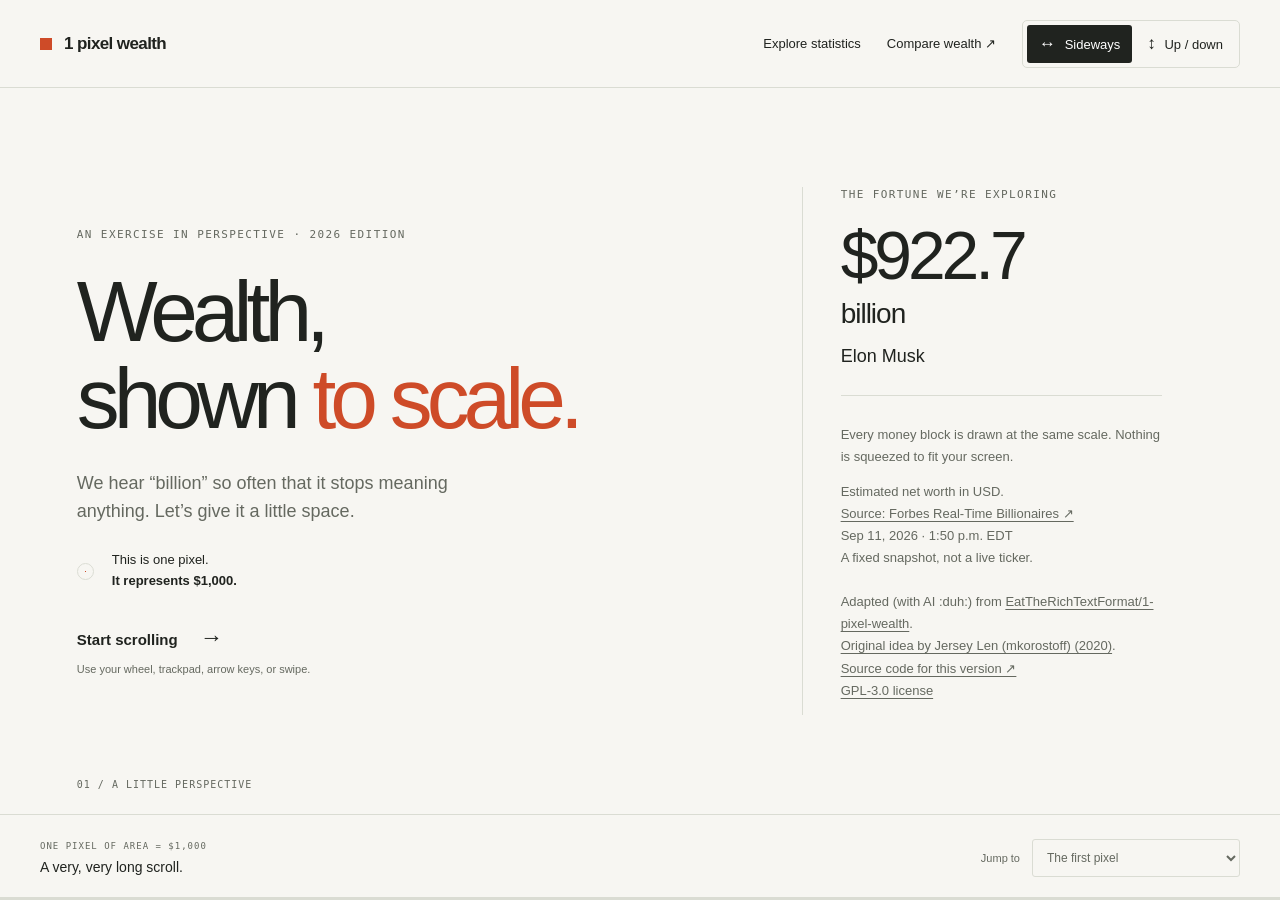
<file: index.html>
<!doctype html>
<html lang="en">
  <head>
    <meta charset="utf-8" />
    <meta name="viewport" content="width=device-width, initial-scale=1" />
    <title>Wealth, shown to scale — 1 pixel wealth</title>
    <meta
      name="description"
      content="One pixel is $1,000. Scroll through Elon Musk’s $922.7 billion fortune and compare Jeff Bezos and other billionaires. Forbes estimates, September 11, 2026."
    />
    <meta property="og:title" content="Wealth, shown to scale" />
    <meta
      property="og:description"
      content="One pixel. One thousand dollars. A very, very long scroll. Compare billionaire wealth at its actual scale."
    />
    <link rel="stylesheet" href="wealth.css" />
    <script defer src="wealth-data.js"></script>
    <script defer src="wealth-context.js"></script>
    <script defer src="wealth.js"></script>
  </head>
  <body data-axis="horizontal">
    <header class="masthead">
      <a class="wordmark" href="./" aria-label="1 pixel wealth, home"
        ><span class="brand-pixel" aria-hidden="true"></span>1 pixel wealth</a
      >
      <div class="tools">
        <button id="statistics-open" type="button">Explore statistics</button>
        <button id="compare-open" type="button">
          Compare wealth <span aria-hidden="true">↗</span>
        </button>
        <div class="axis-control" role="group" aria-label="Scroll direction">
          <button type="button" data-axis="horizontal" aria-pressed="true">
            <span aria-hidden="true">↔</span> <span>Sideways</span>
          </button>
          <button type="button" data-axis="vertical" aria-pressed="false">
            <span aria-hidden="true">↕</span> <span>Up / down</span>
          </button>
        </div>
      </div>
    </header>

    <main
      id="journey"
      tabindex="0"
      aria-label="Wealth shown to scale. Scroll to explore."
    >
      <div id="track">
        <section class="panel hero" id="intro">
          <div class="hero-copy">
            <p class="eyebrow">An exercise in perspective · 2026 edition</p>
            <h1>Wealth,<br />shown <em>to scale.</em></h1>
            <p class="lead">
              We hear “billion” so often that it stops meaning anything. Let’s
              give it a little space.
            </p>
            <div class="pixel-key">
              <span class="actual-pixel" aria-hidden="true"></span
              ><span
                >This is one pixel. <strong>It represents $1,000.</strong></span
              >
            </div>
            <button class="text-button" data-go="scale">
              Start scrolling
              <span class="direction-arrow" aria-hidden="true">→</span>
            </button>
            <p class="scroll-help">
              Use your wheel, trackpad, arrow keys, or swipe.
            </p>
          </div>
          <div class="hero-note">
            <p class="eyebrow">The fortune we’re exploring</p>
            <p class="hero-amount" data-person-amount>
              $922.7<span>billion</span>
            </p>
            <p class="hero-person" data-person-name>Elon Musk</p>
            <div class="hairline"></div>
            <p>
              Every money block is drawn at the same scale. Nothing is squeezed
              to fit your screen.
            </p>
            <p class="source-note">
              Estimated net worth in USD.<br /><a
                href="https://www.forbes.com/real-time-billionaires/"
                target="_blank"
                rel="noopener noreferrer"
                >Source: Forbes Real-Time Billionaires ↗</a
              ><br /><time datetime="2026-09-11T13:50:00-04:00"
                >Sep 11, 2026 · 1:50 p.m. EDT</time
              ><br />A fixed snapshot, not a live ticker.
              <br /><br />Adapted (with AI :duh:) from
              <a
                href="https://github.com/EatTheRichTextFormat/1-pixel-wealth"
                target="_blank"
                rel="noopener noreferrer"
                >EatTheRichTextFormat/1-pixel-wealth</a
              >.<br />
              <a
                href="https://github.com/mkorostoff"
                target="_blank"
                rel="noopener noreferrer"
                >Original idea by Jersey Len (mkorostoff) (2020)</a
              >.<br />
              <a
                href="https://github.com/consti/1-pixel-wealth"
                target="_blank"
                rel="noopener noreferrer"
                >Source code for this version ↗</a
              ><br />
              <a href="LICENSE.txt">GPL-3.0 license</a>
            </p>
          </div>
          <span class="panel-number" aria-hidden="true"
            >01 / A little perspective</span
          >
        </section>

        <section class="panel scale-panel" id="scale">
          <p class="eyebrow">Start with something familiar</p>
          <h2>A thousand.<br />A hundred thousand.<br />A million.</h2>
          <div class="small-examples">
            <figure>
              <div class="sample-space">
                <span class="sample" style="width: 1px; height: 1px"></span>
              </div>
              <figcaption>$1,000<span>1 pixel</span></figcaption>
            </figure>
            <figure>
              <div class="sample-space">
                <span class="sample" style="width: 10px; height: 10px"></span>
              </div>
              <figcaption>$100,000<span>100 pixels</span></figcaption>
            </figure>
            <figure>
              <div class="sample-space">
                <span
                  class="sample"
                  style="width: 31.6227766px; height: 31.6227766px"
                ></span>
              </div>
              <figcaption>$1 million<span>1,000 pixels</span></figcaption>
            </figure>
          </div>
          <p class="body-copy">
            These are amounts of money, not income estimates. The million-dollar
            square is only about 32 pixels wide.
          </p>
          <button class="text-button" data-go="billion">
            Now, a billion
            <span class="direction-arrow" aria-hidden="true">→</span>
          </button>
          <span class="panel-number" aria-hidden="true"
            >02 / Same pixels. More money.</span
          >
        </section>

        <section
          id="billion"
          class="money-section benchmark"
          aria-label="One billion dollars, one million square pixels"
        >
          <div class="money-surface">
            <div class="money-label">
              <p class="eyebrow">1,000 × one million</p>
              <h2>$1 billion.</h2>
              <p>One million pixels.<br />A thousand million-dollar squares.</p>
            </div>
          </div>
        </section>

        <section class="panel bridge" id="perspective">
          <p class="eyebrow">And that was just one billion</p>
          <h2>
            Now imagine<br /><span data-billion-multiple>922.7</span> of those.
          </h2>
          <p class="body-copy">
            That’s <span data-person-possessive>Elon Musk’s</span> estimated net
            worth. The next block shows every dollar, at exactly the same scale.
          </p>
          <p class="body-copy">
            Keep scrolling. Along the way, you’ll pass other people’s entire
            fortunes, everyday costs, and what a fraction of this wealth could
            mean.
          </p>
          <button class="text-button" data-go="fortune">
            Enter the fortune
            <span class="direction-arrow" aria-hidden="true">→</span>
          </button>
          <span class="panel-number" aria-hidden="true"
            >03 / This might take a while.</span
          >
        </section>

        <section
          id="fortune"
          class="money-section fortune"
          aria-label="Selected billionaire’s wealth, drawn to scale"
        >
          <div class="money-surface">
            <div class="fortune-caption">
              <span data-person-name>Elon Musk</span>
              <span data-person-short>$922.7 billion</span>
            </div>
            <div class="ruler-key" id="ruler-key"></div>
            <div id="milestones"></div>
          </div>
        </section>

        <section class="panel ending" id="end">
          <p class="eyebrow">You made it to the other edge</p>
          <h2>
            One person.<br /><span data-person-short>$922.7 billion</span>.
          </h2>
          <p class="body-copy">
            The numbers are easy to say. The distance between them is harder to
            take in.
          </p>
          <button class="text-button" id="compare-end">
            Explore another fortune ↗
          </button>
          <p class="source-note">
            All fortunes use the same
            <a
              href="https://www.forbes.com/real-time-billionaires/"
              target="_blank"
              rel="noopener noreferrer"
              >Forbes snapshot</a
            >, September 11, 2026, 1:50 p.m. EDT. Net worth includes assets such
            as company shares; it is not cash in a bank account. Estimates
            change with markets and valuations.
          </p>
          <p class="source-note">
            One CSS pixel of area = $1,000. Blocks change shape to fit the
            scroll direction; their areas stay the same. Fractional pixels are
            rounded by your browser. Context statistics keep their stated source
            years, without inflation adjustment. Rings show percentages and dots
            show people; neither uses the dollar-per-pixel scale.
          </p>
          <p class="credits">
            Adapted (with AI :duh:) from
            <a
              href="https://github.com/EatTheRichTextFormat/1-pixel-wealth"
              target="_blank"
              rel="noopener noreferrer"
              >EatTheRichTextFormat/1-pixel-wealth</a
            >.<br />
            <a
              href="https://github.com/mkorostoff"
              target="_blank"
              rel="noopener noreferrer"
              >Original idea by Jersey Len (mkorostoff) (2020)</a
            >.<br />
            <a
              href="https://github.com/consti/1-pixel-wealth"
              target="_blank"
              rel="noopener noreferrer"
              >Source code for this version ↗</a
            ><br />
            <a href="LICENSE.txt">GPL-3.0 license</a>
          </p>
          <button class="text-button" data-go="intro">
            Back to the first pixel ↶
          </button>
        </section>
      </div>
    </main>

    <footer class="navigation">
      <div class="position-readout">
        <span class="eyebrow" id="position-label"
          >One pixel of area = $1,000</span
        ><strong id="position-value">A very, very long scroll.</strong>
      </div>
      <div class="jump-control">
        <label for="jump">Jump to</label
        ><select id="jump">
          <option value="intro">The first pixel</option>
          <option value="scale">A million</option>
          <option value="billion">A billion</option>
          <option value="fortune">The fortune begins</option>
          <option value="end">The other edge</option>
        </select>
      </div>
      <div
        class="progress-track"
        role="progressbar"
        aria-label="Selected fortune explored"
        aria-valuemin="0"
        aria-valuemax="100"
        aria-valuenow="0"
      >
        <div id="progress-fill"></div>
      </div>
    </footer>

    <dialog id="comparison" aria-labelledby="comparison-title">
      <div class="dialog-top">
        <p class="eyebrow">Same source. Same scale.</p>
        <button id="compare-close" aria-label="Close comparison">✕</button>
      </div>
      <h2 id="comparison-title">Even billions<br />aren’t all equal.</h2>
      <p>
        Choose a fortune to scroll through. Bars below are a
        <strong>compressed overview</strong>; the journey uses the full pixel
        scale.
      </p>
      <form id="personal-wealth-form" novalidate>
        <label for="personal-wealth-input"
          >Where do you fit? Your net worth in USD</label
        >
        <p id="personal-wealth-help">
          What you own minus what you owe. Your entry stays in this tab and
          disappears when you reload.
        </p>
        <div class="personal-input-row">
          <input
            id="personal-wealth-input"
            maxlength="32"
            type="text"
            inputmode="decimal"
            autocomplete="off"
            spellcheck="false"
            placeholder="e.g. 100,000"
            aria-describedby="personal-wealth-help personal-wealth-error"
          />
          <button type="submit" disabled>Compare mine</button>
        </div>
        <p id="personal-wealth-error" role="alert"></p>
      </form>
      <section
        id="personal-wealth-result"
        hidden
        aria-label="Your wealth comparison"
      >
        <p id="personal-wealth-summary" role="status"></p>
        <div class="personal-actions">
          <button id="personal-wealth-explore" type="button">
            See yours to scale <span aria-hidden="true">→</span>
          </button>
          <button id="personal-wealth-clear" type="button">
            Clear my amount
          </button>
        </div>
      </section>
      <div id="comparison-list"></div>
      <p class="source-note">
        <a
          href="https://www.forbes.com/real-time-billionaires/"
          target="_blank"
          rel="noopener noreferrer"
          >Forbes Real-Time Billionaires ↗</a
        >
        · Sep 11, 2026, 1:50 p.m. EDT. Percentages are relative to Elon Musk.
      </p>
    </dialog>
    <noscript
      ><aside class="noscript-note">
        Enable JavaScript to explore the pixel scale and switch direction. The
        verified September 11, 2026 Forbes snapshot: Elon Musk $922.7B; Larry
        Page $279.8B; Michael Dell $274.2B; Jeff Bezos $273.2B; Sergey Brin
        $257.5B; Mark Zuckerberg $223.3B; Larry Ellison $197.9B; Jensen Huang
        $189.9B.
        <a href="https://www.forbes.com/real-time-billionaires/">Source</a>.
      </aside></noscript
    >
  </body>
</html>
</file>
<file: wealth.css>
:root {
  --paper: #f7f6f2;
  --ink: #20231f;
  --muted: #656960;
  --line: #dadcd3;
  --accent: #ce4b28;
  --green: #dce8bc;
  --header: 88px;
  --footer: 86px;
  --thickness: 500px;
  --fortune-length: 1845400px;
  --billion-length: 2000px;
  font-family: Arial, Helvetica, sans-serif;
  color: var(--ink);
  background: var(--paper);
  font-synthesis: none;
}
* {
  box-sizing: border-box;
}
body {
  margin: 0;
}
button,
select {
  font: inherit;
  color: inherit;
}
button,
a,
select {
  -webkit-tap-highlight-color: transparent;
}
button {
  cursor: pointer;
}
a {
  color: inherit;
  text-underline-offset: 3px;
}
button:focus-visible,
a:focus-visible,
select:focus-visible,
main:focus-visible {
  outline: 2px solid var(--accent);
  outline-offset: 5px;
}
button {
  border: 0;
  background: none;
}
button:hover {
  color: var(--accent);
}
.masthead {
  height: var(--header);
  position: fixed;
  inset: 0 0 auto;
  display: flex;
  align-items: center;
  justify-content: space-between;
  padding: 0 40px;
  background: var(--paper);
  border-bottom: 1px solid var(--line);
  z-index: 5;
}
.wordmark {
  font-size: 17px;
  font-weight: 700;
  letter-spacing: -0.6px;
  text-decoration: none;
  display: flex;
  gap: 12px;
  align-items: center;
}
.brand-pixel {
  width: 12px;
  height: 12px;
  background: var(--accent);
}
.tools {
  display: flex;
  align-items: center;
  gap: 26px;
  font-size: 13px;
}
.tools > button {
  padding: 12px 0;
}
.axis-control {
  display: flex;
  padding: 4px;
  border: 1px solid var(--line);
  border-radius: 5px;
  gap: 3px;
}
.axis-control button {
  padding: 9px 12px;
  border-radius: 3px;
}
.axis-control button[aria-pressed="true"] {
  background: var(--ink);
  color: white;
}
.axis-control button span:first-child {
  font-size: 17px;
  margin-right: 5px;
}
#journey {
  position: fixed;
  inset: var(--header) 0 var(--footer);
  overflow-x: auto;
  overflow-y: hidden;
  overscroll-behavior: none;
  scrollbar-width: thin;
  scrollbar-color: #a8ada0 var(--paper);
}
#track {
  display: flex;
  width: max-content;
  height: 100%;
  align-items: center;
}
.panel {
  width: 100vw;
  height: 100%;
  padding: clamp(28px, 5vh, 64px) clamp(28px, 6vw, 96px);
  flex-shrink: 0;
  display: flex;
  flex-direction: column;
  justify-content: center;
  position: relative;
}
.hero {
  display: grid;
  grid-template-columns: 1.55fr 1fr;
  align-items: center;
  gap: 8vw;
}
.eyebrow {
  font-family: monospace;
  font-size: 11px;
  font-weight: 400;
  line-height: 1.5;
  letter-spacing: 1.4px;
  text-transform: uppercase;
  margin: 0 0 24px;
  color: var(--muted);
}
h1 {
  font-size: clamp(54px, 6.7vw, 104px);
  letter-spacing: -0.07em;
  font-weight: 500;
  line-height: 1.02;
  margin: 0 0 26px;
}
h1 em {
  font-style: normal;
  color: var(--accent);
}
.lead {
  font-size: 18px;
  line-height: 1.6;
  max-width: 420px;
  color: var(--muted);
  margin: 0 0 24px;
}
.pixel-key {
  display: flex;
  gap: 18px;
  align-items: center;
  font-size: 13px;
  line-height: 1.6;
  margin: 20px 0 32px;
}
.pixel-key strong {
  display: block;
}
.actual-pixel {
  display: block;
  width: 1px;
  height: 1px;
  background: var(--accent);
  flex-shrink: 0;
  position: relative;
  margin: 0 8px;
}
.actual-pixel:after {
  content: "";
  position: absolute;
  inset: -8px;
  border: 1px solid var(--line);
  border-radius: 50%;
}
.text-button {
  font-size: 15px;
  text-align: left;
  padding: 0;
  align-self: flex-start;
  font-weight: bold;
}
.text-button span {
  margin-left: 18px;
  font-size: 23px;
}
.scroll-help {
  font-size: 11px;
  color: var(--muted);
  margin: 12px 0 0;
}
.hero-note {
  max-width: 360px;
  border-left: 1px solid var(--line);
  padding-left: 38px;
}
.hero-note .eyebrow {
  margin-bottom: 18px;
}
.hero-amount {
  font-size: clamp(46px, 5.3vw, 80px);
  letter-spacing: -0.06em;
  margin: 0;
  line-height: 1;
}
.hero-amount span {
  display: block;
  font-size: 28px;
  letter-spacing: -1px;
  margin: 10px 0 18px;
}
.hero-person {
  font-size: 18px;
  margin: 0;
}
.hairline {
  height: 1px;
  background: var(--line);
  margin: 28px 0;
}
.hero-note > p:not(.eyebrow, .hero-amount, .hero-person) {
  font-size: 13px;
  line-height: 1.7;
  color: var(--muted);
}
.source-note {
  font-size: 11px;
  line-height: 1.8;
  color: var(--muted);
  max-width: 550px;
}
.panel-number {
  position: absolute;
  bottom: 24px;
  left: clamp(28px, 6vw, 96px);
  font: 10px monospace;
  letter-spacing: 1px;
  text-transform: uppercase;
  color: var(--muted);
}
h2 {
  font-size: clamp(35px, 4.6vw, 66px);
  line-height: 1.08;
  font-weight: 500;
  letter-spacing: -0.05em;
  margin: 0 0 24px;
}
.body-copy {
  max-width: 480px;
  font-size: 16px;
  line-height: 1.65;
  color: var(--muted);
  margin: 0 0 24px;
}
.small-examples {
  display: flex;
  gap: 65px;
  margin: 0 0 24px;
}
.small-examples figure {
  margin: 0;
  min-width: 70px;
}
.sample-space {
  height: 65px;
  display: flex;
  align-items: flex-end;
  margin-bottom: 15px;
}
.sample {
  display: block;
  background: var(--accent);
}
figcaption {
  font-size: 13px;
  font-weight: bold;
}
figcaption span {
  display: block;
  color: var(--muted);
  font: 11px monospace;
  margin-top: 8px;
}
.money-section {
  flex-shrink: 0;
  position: relative;
  width: var(--billion-length);
  height: var(--thickness);
}
.money-surface {
  height: 100%;
  width: 100%;
  position: relative;
  background: var(--green);
}
.money-label {
  position: sticky;
  left: 40px;
  width: min(400px, 80vw);
  padding: 30px;
}
.money-label p {
  line-height: 1.6;
}
.money-label .eyebrow {
  margin-bottom: 12px;
}
.fortune {
  width: var(--fortune-length);
}
.fortune > .money-surface {
  background: var(--accent);
  color: #fff4df;
  background-image:
    repeating-linear-gradient(
      90deg,
      transparent 0,
      transparent 498px,
      #ffffff 498px,
      #ffffff 500px
    ),
    repeating-linear-gradient(
      90deg,
      transparent 0,
      transparent 98px,
      #ffffff80 98px,
      #ffffff80 100px
    );
  background-size:
    500px 32px,
    100px 22px;
  background-repeat: repeat-x;
  background-position: left bottom;
}
.fortune-caption {
  position: sticky;
  left: 28px;
  width: min(500px, 85vw);
  padding: 20px 28px;
  font: 12px monospace;
  display: flex;
  justify-content: space-between;
  gap: 12px;
}
.milestone {
  position: absolute;
  left: var(--at);
  top: 0;
  height: 100%;
  border-left: 1px solid #fff8;
  padding: 90px 28px 20px;
  width: min(420px, 85vw);
}
.milestone .eyebrow {
  color: #ffe0c8;
  margin-bottom: 16px;
}
.milestone h3 {
  font-size: clamp(28px, 3.3vw, 48px);
  font-weight: 500;
  letter-spacing: -0.04em;
  line-height: 1.12;
  margin: 0 0 20px;
}
.milestone p {
  font-size: 16px;
  line-height: 1.6;
  max-width: 320px;
}
.milestone .marker-amount {
  font-family: monospace;
  font-size: 12px;
}
.ending h2 {
  font-size: clamp(32px, 4vw, 60px);
}
.ending {
  justify-content: safe center;
  overflow-y: auto;
}
.ending > .text-button {
  margin-bottom: 24px;
}
.credits {
  font-size: 11px;
  line-height: 1.9;
  color: var(--muted);
  margin-bottom: 24px;
}
.navigation {
  position: fixed;
  bottom: 0;
  left: 0;
  right: 0;
  height: var(--footer);
  padding: 16px 40px;
  display: flex;
  justify-content: space-between;
  align-items: center;
  border-top: 1px solid var(--line);
  background: var(--paper);
  z-index: 5;
}
.position-readout {
  display: flex;
  flex-direction: column;
  gap: 5px;
}
.position-readout .eyebrow {
  margin: 0;
  font-size: 9px;
  letter-spacing: 1px;
}
.position-readout strong {
  font-size: 14px;
  font-weight: 500;
  font-variant-numeric: tabular-nums;
}
.jump-control {
  display: flex;
  gap: 12px;
  align-items: center;
  font-size: 11px;
  color: var(--muted);
}
select {
  max-width: 240px;
  border: 1px solid var(--line);
  background: transparent;
  border-radius: 3px;
  padding: 10px;
  font-size: 12px;
}
.progress-track {
  position: absolute;
  bottom: 0;
  left: 0;
  width: 100%;
  height: 3px;
  background: var(--line);
}
#progress-fill {
  height: 100%;
  width: 0;
  background: var(--accent);
}
dialog {
  width: min(660px, calc(100vw - 28px));
  max-height: calc(100dvh - 40px);
  padding: 32px 38px;
  background: var(--paper);
  color: var(--ink);
  border: 1px solid var(--line);
  border-radius: 5px;
}
dialog::backdrop {
  background: #20231f88;
  backdrop-filter: blur(4px);
}
.dialog-top {
  display: flex;
  align-items: center;
  justify-content: space-between;
  margin-bottom: 18px;
}
.dialog-top .eyebrow {
  margin: 0;
}
.dialog-top button {
  padding: 8px;
}
dialog h2 {
  font-size: 44px;
  margin-bottom: 16px;
}
dialog > p {
  font-size: 13px;
  line-height: 1.6;
  color: var(--muted);
}
.person-option {
  display: block;
  text-align: left;
  width: 100%;
  padding: 14px 0;
  border-bottom: 1px solid var(--line);
}
.person-line {
  display: flex;
  align-items: center;
  justify-content: space-between;
  gap: 12px;
  font-size: 14px;
}
.person-line strong {
  font-weight: 500;
}
.person-meta {
  display: flex;
  justify-content: space-between;
  color: var(--muted);
  font-size: 10px;
  margin: 6px 0 9px;
}
.mini-track {
  display: block;
  height: 4px;
  background: var(--line);
}
.mini-bar {
  display: block;
  height: 4px;
  background: var(--accent);
  width: var(--share);
}
.person-option[aria-pressed="true"] .person-line strong:after {
  content: " · exploring";
  font: 10px monospace;
  color: var(--accent);
}
.noscript-note {
  position: fixed;
  inset: auto 20px 100px;
  z-index: 10;
  background: white;
  padding: 20px;
  border: 1px solid var(--accent);
}
body[data-axis="vertical"] #journey {
  overflow-y: auto;
  overflow-x: hidden;
}
body[data-axis="vertical"] #track {
  flex-direction: column;
  width: 100%;
  height: max-content;
}
body[data-axis="vertical"] .panel {
  width: 100%;
  height: calc(100dvh - var(--header) - var(--footer));
  min-height: 620px;
}
body[data-axis="vertical"] .money-section {
  width: var(--thickness);
  height: var(--billion-length);
}
body[data-axis="vertical"] .fortune {
  height: var(--fortune-length);
}
body[data-axis="vertical"] .money-label {
  top: 25px;
  left: auto;
  width: 100%;
  padding: 25px;
}
body[data-axis="vertical"] .fortune-caption {
  top: 0;
  left: auto;
  width: 100%;
  padding: 20px 16px;
  background: var(--accent);
  z-index: 2;
  font-size: 11px;
}
body[data-axis="vertical"] .fortune > .money-surface {
  background-image:
    repeating-linear-gradient(
      180deg,
      transparent 0,
      transparent 498px,
      #ffffff 498px,
      #ffffff 500px
    ),
    repeating-linear-gradient(
      180deg,
      transparent 0,
      transparent 98px,
      #ffffff80 98px,
      #ffffff80 100px
    );
  background-size:
    32px 500px,
    22px 100px;
  background-repeat: repeat-y;
  background-position: right top;
}
body[data-axis="vertical"] .milestone {
  left: 0;
  top: var(--at);
  height: auto;
  min-height: 240px;
  width: 100%;
  border-left: 0;
  border-top: 1px solid #fff8;
  padding: 70px 25px 25px;
}
@media (min-width: 761px) and (max-height: 740px) {
  :root {
    --header: 70px;
    --footer: 72px;
  }
  .hero h1 {
    font-size: 64px;
  }
  .hero .eyebrow {
    margin-bottom: 14px;
  }
  .hero .lead {
    font-size: 15px;
    margin-bottom: 12px;
  }
  .pixel-key {
    margin: 12px 0 18px;
  }
  .hero-note .hairline {
    margin: 16px 0;
  }
  .panel-number {
    bottom: 12px;
  }
  .panel {
    padding-top: 24px;
    padding-bottom: 32px;
  }
  .ending .body-copy,
  .ending > .text-button,
  .credits {
    margin-bottom: 12px;
  }
  .ending h2 {
    font-size: 42px;
    margin-bottom: 12px;
  }
  .ending .source-note {
    margin: 6px 0;
  }
}
@media (max-width: 760px) {
  :root {
    --header: 108px;
    --footer: 88px;
  }
  .masthead {
    padding: 15px 22px;
    flex-wrap: wrap;
    gap: 12px;
  }
  .wordmark {
    font-size: 15px;
  }
  .tools {
    width: 100%;
    justify-content: space-between;
    gap: 10px;
    font-size: 11px;
  }
  .tools > button {
    padding: 4px 0;
  }
  .axis-control {
    padding: 2px;
  }
  .axis-control button {
    padding: 5px 8px;
  }
  .axis-control button span:first-child {
    font-size: 14px;
  }
  .panel {
    padding: 26px 26px 42px;
  }
  .hero {
    display: flex;
    align-items: stretch;
    gap: 22px;
    justify-content: center;
  }
  .hero h1 {
    font-size: clamp(43px, 8vw, 62px);
    margin-bottom: 16px;
  }
  .eyebrow {
    font-size: 9px;
    margin-bottom: 16px;
    letter-spacing: 1px;
  }
  .lead {
    font-size: 14px;
    margin-bottom: 16px;
  }
  .pixel-key {
    font-size: 11px;
    margin: 14px 0 18px;
  }
  .hero-note {
    border-left: 0;
    border-top: 1px solid var(--line);
    padding: 18px 0 0;
    max-width: none;
    display: grid;
    grid-template-columns: 1fr 1fr;
    gap: 8px 16px;
  }
  .hero-note .eyebrow,
  .hero-note .hairline,
  .hero-note > p:not(.hero-amount, .hero-person, .source-note) {
    display: none;
  }
  .hero-amount {
    font-size: 34px;
    grid-column: 1;
  }
  .hero-amount span {
    font-size: 14px;
    display: inline;
    margin-left: 5px;
    letter-spacing: 0;
  }
  .hero-person {
    font-size: 13px;
    grid-column: 1;
    grid-row: 2;
  }
  .hero-note .source-note {
    grid-column: 2;
    grid-row: 1 / 3;
    font-size: 9px !important;
    margin: 0;
    line-height: 1.6 !important;
  }
  .scroll-help {
    font-size: 10px;
  }
  .panel-number {
    left: 26px;
    bottom: 16px;
    font-size: 8px;
  }
  .body-copy {
    font-size: 14px;
  }
  .small-examples {
    gap: 25px;
  }
  .navigation {
    padding: 14px 20px;
  }
  .position-readout strong {
    font-size: 12px;
  }
  .position-readout .eyebrow {
    font-size: 8px;
    max-width: 190px;
  }
  .jump-control {
    gap: 5px;
  }
  .jump-control label {
    display: none;
  }
  select {
    width: 140px;
    font-size: 10px;
    padding: 9px 6px;
  }
  .ending h2 {
    font-size: 34px;
  }
  .ending > .text-button,
  .credits {
    margin-bottom: 16px;
  }
  .ending .source-note,
  .credits {
    font-size: 10px;
  }
  .ending .body-copy {
    margin-bottom: 16px;
  }
  dialog {
    padding: 24px;
  }
  dialog h2 {
    font-size: 36px;
  }
}
@media (max-width: 760px) and (max-height: 740px) {
  .hero {
    gap: 14px;
  }
  .hero .lead,
  .hero .scroll-help {
    display: none;
  }
  .hero h1 {
    font-size: 44px;
  }
  .hero .eyebrow {
    margin-bottom: 12px;
  }
  .hero-note {
    padding-top: 12px;
  }
  .ending h2 {
    font-size: 28px;
    margin-bottom: 12px;
  }
  .ending .body-copy {
    display: none;
  }
  .ending .source-note {
    line-height: 1.55;
  }
  .ending .credits {
    margin: 8px 0;
  }
  .ending > .text-button {
    margin-bottom: 12px;
  }
}
@media (prefers-reduced-motion: reduce) {
  *,
  *::before,
  *::after {
    scroll-behavior: auto !important;
  }
}
/* Keep the essay readable in short windows and phone landscape orientation. */
@media (max-height: 560px) {
  body[data-axis="horizontal"] .panel {
    overflow-y: auto;
    justify-content: flex-start;
    scrollbar-width: thin;
  }
  body[data-axis="horizontal"] .hero {
    align-items: start;
  }
  body[data-axis="horizontal"] .panel-number {
    display: none;
  }
  body[data-axis="horizontal"] .hero h1 {
    font-size: 44px;
  }
  body[data-axis="horizontal"] .milestone {
    padding: 44px 22px 10px;
  }
  body[data-axis="horizontal"] .milestone .eyebrow {
    font-size: 9px;
    margin-bottom: 7px;
  }
  body[data-axis="horizontal"] .milestone h3 {
    font-size: 25px;
    margin-bottom: 8px;
  }
  body[data-axis="horizontal"] .milestone p {
    font-size: 12px;
    line-height: 1.4;
    margin: 7px 0;
  }
  body[data-axis="horizontal"] .milestone .marker-amount {
    display: none;
  }
  body[data-axis="horizontal"] .fortune-caption {
    padding: 12px 22px;
    font-size: 10px;
  }
  body[data-axis="horizontal"] .money-label {
    padding: 14px 24px;
  }
  body[data-axis="horizontal"] .money-label h2 {
    font-size: 30px;
    margin-bottom: 10px;
  }
  body[data-axis="horizontal"] .money-label p {
    font-size: 12px;
    margin: 5px 0;
  }
}

/* Narratives pin inside finite windows while the true-scale wealth moves past. */
.scroll-window {
  position: absolute;
  left: var(--at);
  top: 0;
  width: var(--hold);
  height: 100%;
}
.scroll-window > .milestone {
  position: sticky;
  left: 28px;
  top: 0;
  border: 0;
}
.scroll-window:not([data-story]) {
  border-left: 1px solid #fff8;
}
.story-card {
  position: sticky;
  left: 24px;
  top: 48px;
  width: min(500px, calc(100vw - 48px));
  max-height: calc(var(--thickness) - 90px);
  margin-top: 48px;
  padding: 23px 26px;
  background: var(--paper);
  color: var(--ink);
  border: 1px solid #e4dfd1;
  box-shadow: 0 6px 25px #53271320;
  overflow-y: auto;
  overscroll-behavior: auto;
  scrollbar-width: thin;
}
.story-card .eyebrow {
  font-size: 9px;
  margin-bottom: 10px;
}
.story-card h3 {
  font-size: 30px;
  font-weight: 500;
  letter-spacing: -0.04em;
  line-height: 1.08;
  margin: 0 0 17px;
}
.story-description {
  font-size: 12px;
  line-height: 1.65;
  margin: 15px 0 10px;
}
.story-outcome {
  font-size: 13px;
  line-height: 1.5;
  margin: 10px 0;
  font-weight: 600;
}
.story-card .source-note {
  font-size: 10px;
  line-height: 1.6;
  margin: 10px 0;
}
.context-square-row {
  display: flex;
  gap: 20px;
  align-items: center;
  font-size: 18px;
  min-height: 34px;
}
.context-square {
  display: block;
  flex-shrink: 0;
  background: var(--accent);
}
.context-square-row small,
.share-visual small,
.cash-count small {
  display: block;
  font-size: 10px;
  line-height: 1.5;
  margin-top: 5px;
  color: var(--muted);
  font-weight: normal;
  letter-spacing: 0;
}
.share-visual {
  display: flex;
  align-items: center;
  gap: 17px;
}
.share-visual strong {
  font-size: 32px;
  font-weight: 500;
  letter-spacing: -0.05em;
}
.share-ring {
  display: block;
  width: 60px;
  height: 60px;
  flex-shrink: 0;
  border-radius: 50%;
  background: conic-gradient(var(--ink) var(--share), var(--line) 0);
  position: relative;
}
.share-ring:after {
  content: "";
  position: absolute;
  inset: 7px;
  border-radius: 50%;
  background: var(--paper);
}
.cash-count {
  font-size: 34px;
  letter-spacing: -0.04em;
}
.people-grid {
  display: grid;
  grid-template-columns: repeat(40, 4px);
  gap: 3px;
  width: max-content;
  margin: 14px 0;
}
.people-grid span {
  width: 4px;
  height: 4px;
  border-radius: 50%;
  background: var(--ink);
}
.story-navigation {
  border-top: 1px solid var(--line);
  padding-top: 12px;
  display: flex;
  gap: 12px;
  justify-content: space-between;
  align-items: center;
}
.story-navigation > span {
  font-size: 9px;
  line-height: 1.5;
  color: var(--muted);
  max-width: 180px;
}
.story-navigation button {
  font-size: 11px;
  white-space: nowrap;
  padding: 6px 0;
  font-weight: 600;
}
.ruler-key {
  position: sticky;
  left: 28px;
  transform: translateY(calc(var(--thickness) - 102px));
  width: max-content;
  margin-left: 28px;
  font: 10px monospace;
  background: var(--accent);
  padding: 4px 0;
  z-index: 3;
}
body[data-axis="vertical"] .scroll-window {
  left: 0;
  top: var(--at);
  width: 100%;
  height: var(--hold);
}
body[data-axis="vertical"] .scroll-window > .milestone {
  position: sticky;
  left: 0;
  top: 50px;
  height: auto;
  border: 0;
}
body[data-axis="vertical"] .scroll-window:not([data-story]) {
  border-left: 0;
  border-top: 1px solid #fff8;
}
body[data-axis="vertical"] .story-card {
  left: 0;
  top: 54px;
  width: 100%;
  max-height: calc(100dvh - var(--header) - var(--footer) - 68px);
  margin: 0;
  padding: 22px;
}
body[data-axis="vertical"] .ruler-key {
  transform: none;
  top: 34px;
  left: 0;
  margin: 0;
  width: 100%;
  padding: 5px 16px;
  font-size: 9px;
}
@media (max-width: 760px) {
  .tools {
    gap: 7px;
  }
  .tools > button {
    font-size: 10px;
  }
  .axis-control button {
    padding: 5px;
  }
  .axis-control button span:first-child {
    margin-right: 2px;
  }
  .story-card {
    padding: 20px;
  }
  .story-card h3 {
    font-size: 26px;
  }
  .people-grid {
    grid-template-columns: repeat(20, 4px);
  }
  .story-navigation > span {
    max-width: 130px;
  }
  .fortune-caption {
    font-size: 10px;
    padding-left: 24px;
    padding-right: 24px;
    width: calc(100vw - 48px);
  }
}
@media (max-width: 380px) {
  .tools > button {
    max-width: 68px;
    text-align: left;
    line-height: 1.3;
  }
  .axis-control button {
    font-size: 10px;
  }
  .axis-control button span:first-child {
    display: none;
  }
}

#personal-wealth-form {
  margin: 24px 0 0;
  padding: 20px 0;
  border-top: 1px solid var(--line);
}
#personal-wealth-form label {
  font-size: 14px;
  font-weight: 600;
}
#personal-wealth-help {
  font-size: 11px;
  line-height: 1.6;
  color: var(--muted);
  margin: 8px 0 12px;
}
.personal-input-row {
  display: flex;
  gap: 8px;
}
.personal-input-row input {
  width: 100%;
  min-width: 0;
  border: 1px solid var(--line);
  background: white;
  border-radius: 3px;
  padding: 12px;
  font:
    16px Arial,
    sans-serif;
  color: var(--ink);
}
.personal-input-row input:focus-visible {
  outline: 2px solid var(--accent);
  outline-offset: 2px;
}
.personal-input-row button {
  background: var(--ink);
  color: white;
  border-radius: 3px;
  padding: 10px 15px;
  white-space: nowrap;
  font-size: 12px;
}
.personal-input-row button:hover {
  background: var(--accent);
}
#personal-wealth-error {
  font-size: 11px;
  line-height: 1.5;
  color: #a33315;
  margin: 8px 0 0;
}
#personal-wealth-error:empty {
  display: none;
}
#personal-wealth-result {
  padding: 16px;
  background: #e9eddf;
  border: 1px solid var(--line);
  margin-bottom: 12px;
}
#personal-wealth-summary {
  font-size: 13px;
  line-height: 1.65;
  margin: 0 0 12px;
}
.personal-actions {
  display: flex;
  flex-wrap: wrap;
  gap: 10px 18px;
}
.personal-actions button {
  padding: 3px 0;
  font-size: 11px;
  text-decoration: underline;
  text-underline-offset: 3px;
}
.personal-person-comparison {
  display: block;
  margin-top: 10px;
  font-size: 11px;
  line-height: 1.6;
  color: var(--muted);
}
.personal-scale-frame {
  width: 100%;
  height: 100px;
  overflow: auto;
  scrollbar-width: thin;
  border: 1px solid var(--line);
  padding: 12px;
  background: white;
}
.personal-scale-square {
  display: block;
  background: var(--accent);
  flex-shrink: 0;
}
.personal-pixel-caption {
  font: 11px monospace;
  line-height: 1.5;
  margin: 8px 0;
}
.edit-personal-wealth {
  padding: 0;
  text-decoration: underline;
  text-underline-offset: 3px;
  font: inherit;
}
@media (max-width: 380px) {
  .personal-input-row {
    flex-wrap: wrap;
  }
  .personal-input-row button {
    width: 100%;
  }
}
</file>
